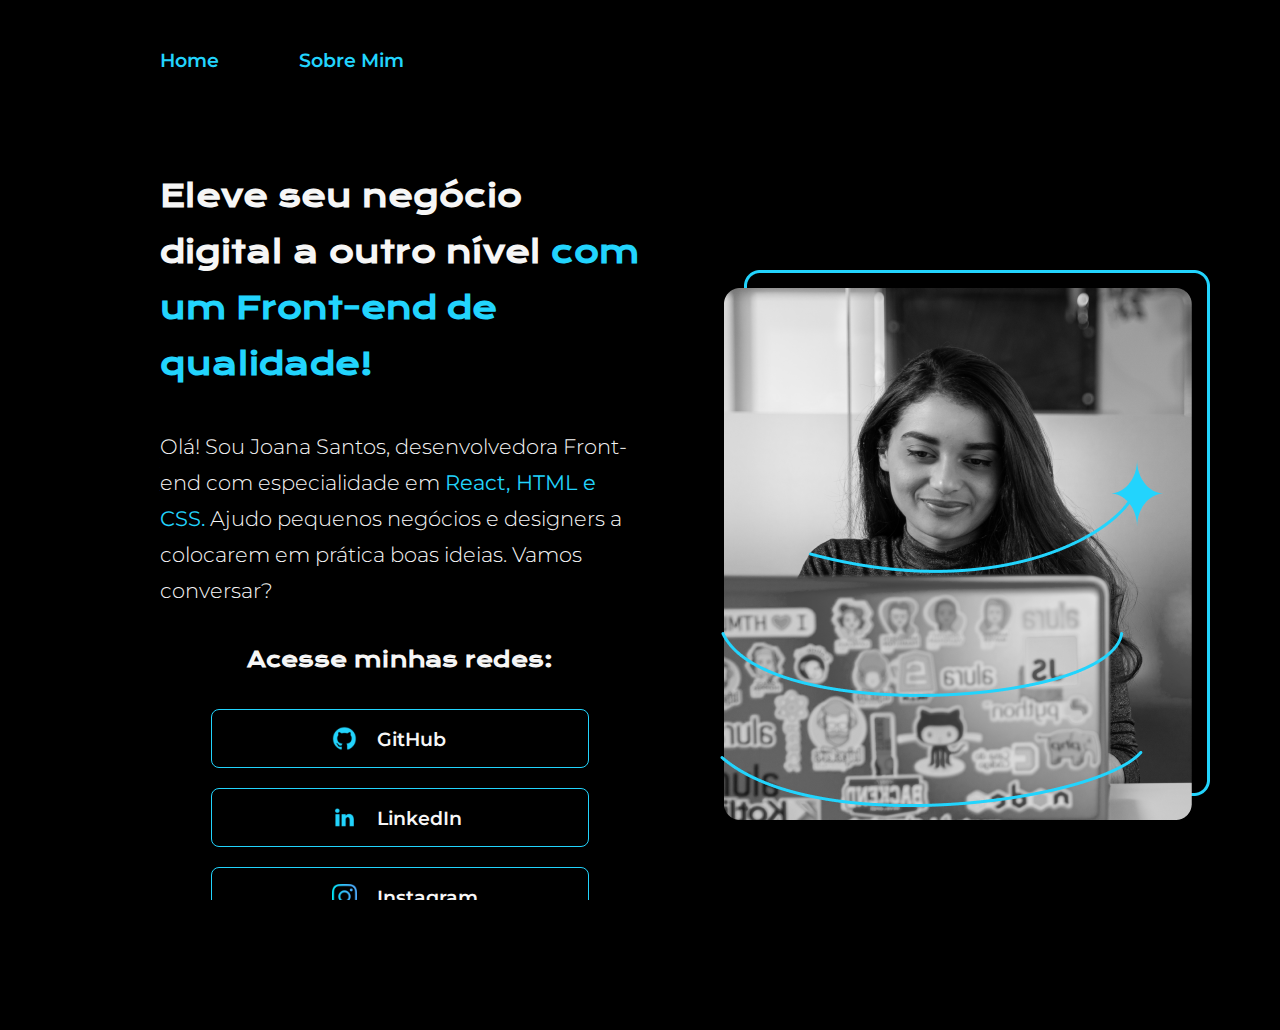
<file: index.html>
<!DOCTYPE html>
<html lang="pt-br">
<head>
    <meta charset="UTF-8">
    <meta name="viewport" content="width=device-width, initial-scale=1.0">
    <link rel="stylesheet" href="/css/style.css">
    <title>Eleve seu Negócio</title>
</head>
<body>

    <header class="container-header">
        <nav class="menu">
            <ul>
                <li><a class="menu-itens" href="index.html">Home</a></li>
                <li><a class="menu-itens" href="sobre-mim.html">Sobre Mim</a></li>
            </ul>
        </nav>
    </header>

    <main class="container-main">
        <section class="section-text">
            <h1 class="title-text">
                Eleve seu negócio digital a outro nível <strong class="destaque-title">com um Front-end de qualidade!</strong>
            </h1>
            <p class="description-text">
                Olá! Sou Joana Santos, desenvolvedora Front-end com especialidade em <strong class="destaque-title"> React, HTML e CSS.</strong> Ajudo pequenos negócios e designers a colocarem em prática boas ideias. Vamos conversar?
            </p>
        
            <h2 class="title-redes">
                Acesse minhas redes:
            </h2>
            <ul class="list-redes">
                <li>
                    <a class="bt-redes" href="https://www.github.com/Wenilton12/" target="_blank"><img src="/img/Logo Github.svg" alt="GitHub">GitHub</a>
                </li>
                <li>
                    <a class="bt-redes" href="https://www.linkedin.com/in/wenilton-ferreira-baa012207/" target="_blank"><img src="/img/Logo linkedin.svg" alt="LinkedIn">LinkedIn</a>
                </li>
                <li>
                    <a class="bt-redes" href="https://www.instagram.com/weniltonmferreira?igsh=MWIzOHEwdHNncWd1bg==" target="_blank"><img src="/img/instagram.png" alt="Instagram">Instagram</a>
                </li>
            </ul>
    </section>
    <section class="bloco-img">
        <img class="img" src="/img/Imagem.png" alt="Desenvolvedor Web">
    </section>
    </main>
    <footer class="container-footer">
        <p class="footer-text">Desenvolvido por Wenilton Ferreira</p>
    </footer>
</body>
</html>
</file>
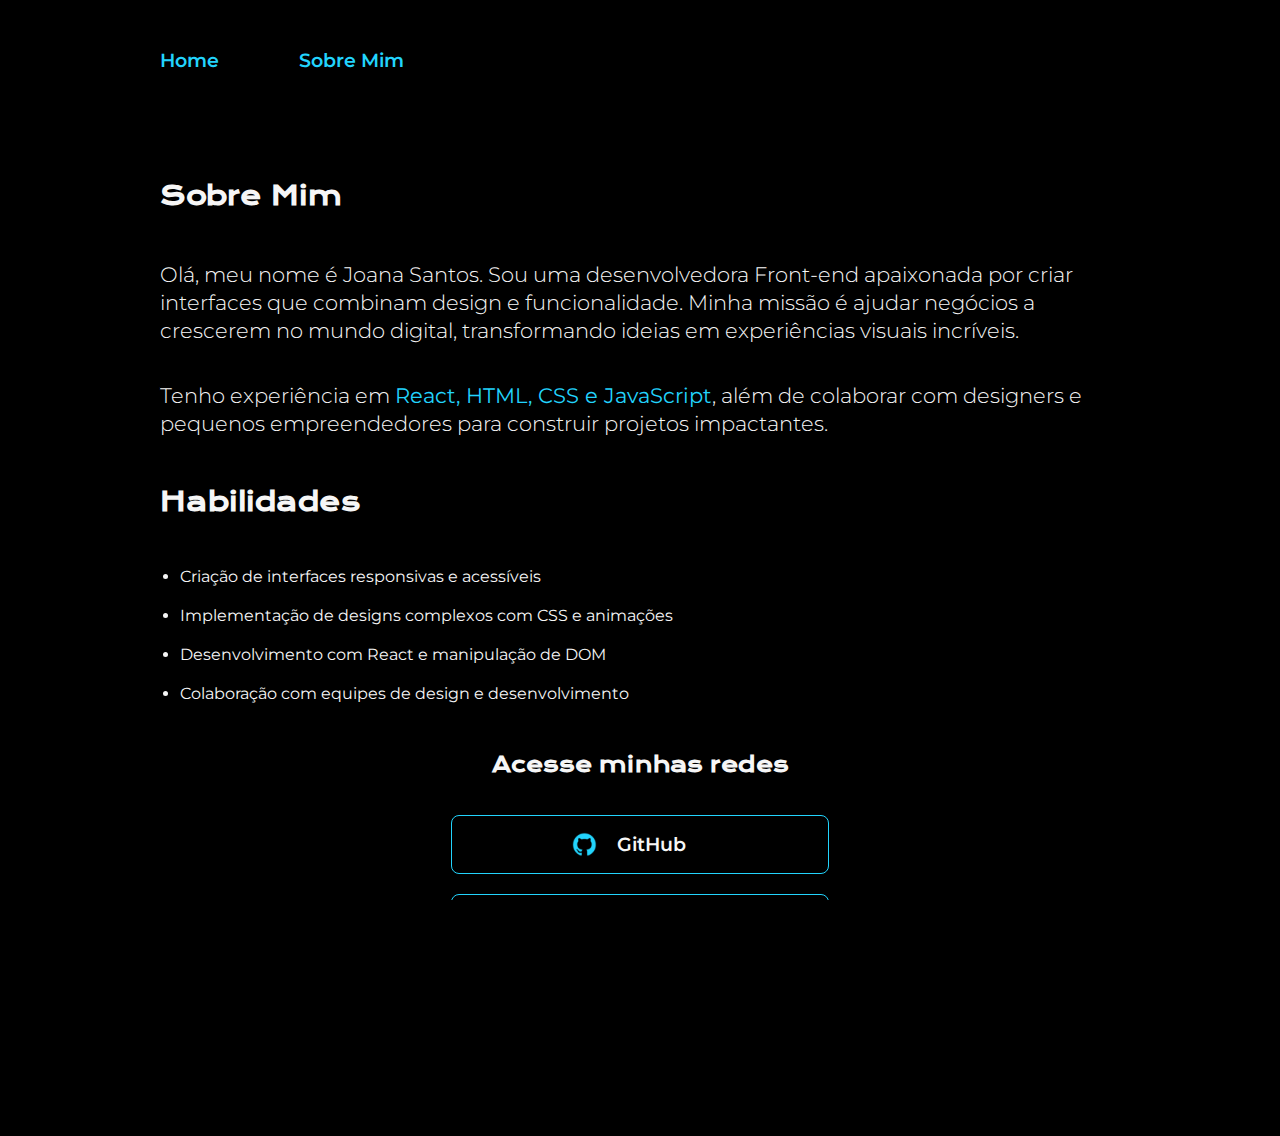
<file: sobre-mim.html>
<!DOCTYPE html>
<html lang="pt-br">
<head>
    <meta charset="UTF-8">
    <meta name="viewport" content="width=device-width, initial-scale=1.0">
    <link rel="stylesheet" href="/css/style.css">
    <title>Sobre Mim</title>
</head>
<body>

    <!-- Cabeçalho -->
    <header class="container-header">
        <nav class="menu">
            <ul>
                <li><a class="menu-itens" href="index.html">Home</a></li>
                <li><a class="menu-itens" href="sobre.html">Sobre Mim</a></li>
            </ul>
        </nav>
    </header>

    <!-- Conteúdo principal -->
    <main class="container-main">
        <section class="section-sobre">
            <h1 class="title-sobre">Sobre Mim</h1>
            <p class="description-sobre">
                Olá, meu nome é Joana Santos. Sou uma desenvolvedora Front-end apaixonada por criar interfaces que combinam design e funcionalidade. Minha missão é ajudar negócios a crescerem no mundo digital, transformando ideias em experiências visuais incríveis. 
            </p>
            <p class="description-sobre">
                Tenho experiência em <strong class="destaque-title">React, HTML, CSS e JavaScript</strong>, além de colaborar com designers e pequenos empreendedores para construir projetos impactantes.
            </p>

            <section class="section-habilidades">
                <h2 class="title-habilidades">Habilidades</h2>
                <ul class="list-habilidades">
                    <li>Criação de interfaces responsivas e acessíveis</li>
                    <li>Implementação de designs complexos com CSS e animações</li>
                    <li>Desenvolvimento com React e manipulação de DOM</li>
                    <li>Colaboração com equipes de design e desenvolvimento</li>
                </ul>
            </section>

            <section class="section-redes sobre-mim">
                <h2 class="title-redes">Acesse minhas redes</h2>
                <ul class="list-redes">
                    <li>
                        <a class="bt-redes" href="https://www.github.com/Wenilton12/" target="_blank"><img src="/img/Logo Github.svg" alt="GitHub">GitHub</a>
                    </li>
                    <li>
                        <a class="bt-redes" href="https://www.linkedin.com/in/wenilton-ferreira-baa012207/" target="_blank"><img src="/img/Logo linkedin.svg" alt="LinkedIn">LinkedIn</a>
                    </li>
                    <li>
                        <a class="bt-redes" href="https://www.instagram.com/weniltonmferreira?igsh=MWIzOHEwdHNncWd1bg==" target="_blank"><img src="/img/instagram.png" alt="Instagram">Instagram</a>
                    </li>
                </ul>
            </section>
        </section>
    </main>
    
    <footer class="container-footer">
        <p class="footer-text">Desenvolvido por Wenilton Ferreira</p>
    </footer>
</body>
</html>
</file>
<file: css/style.css>
@import url('https://fonts.googleapis.com/css2?family=Krona+One&family=Montserrat:ital,wght@0,100..900;1,100..900&display=swap');


* {
    margin: 0;
    padding: 0;
    box-sizing: border-box;
}

:root {
    --destaque-azul: #22D4FD;
    --titulo-principal: #F6F6F6;
    --texto-escuro: #000000;
}

html,body {
    background-color: #000000;
    font-family: "Montserrat", serif;
    display: flex;
    flex-direction: column;
    height: 100%;
    margin: 0;
    overflow-x: hidden;
}

main {
    flex: 1; /* Faz o conteúdo principal ocupar o espaço restante */
}

.container-header {
    display: flex;
    justify-content: space-between;
    align-items: center;
    padding: 3rem 10rem;
}

.menu ul{
    display: flex;
    flex-direction: row;
    justify-content: space-between;
    align-items: center;
    gap: 80px;
}

.menu-itens {
    text-decoration: none;
    font-size: 1.2rem;
    color: var(--destaque-azul);
    font-weight: 600;
    display: inline-block; /* Garante que o elemento é tratável para transformações */
    transition: transform 0.5s ease, text-shadow 0.5s ease; /* Suavidade no hover */
}

.menu-itens:hover {
    text-shadow: 0 0 8px rgba(255, 255, 255, 0.8); /* Efeito de brilho */
    transform: scale(1.1); /* Aumenta de tamanho */
}


.container-main {
    display: flex;
    justify-content: space-between;
    align-items: center;
    padding: 3rem 10rem;
}

.section-text {
    width: 50%;
    
}

.title-text {
    font-size: 1.9rem;
    color: var(--titulo-principal);
    font-family: "Krona One", sans-serif;
    line-height: 56px;
    margin-bottom: 2.3rem;
}

.destaque-title {
    color: var(--destaque-azul);
}

.description-text {
    font-size: 1.3rem;
    font-weight: 300;
    color: var(--titulo-principal);
    line-height: 36px;
    margin-bottom: 2.3rem;
}

.title-redes {
    font-family: "Krona One", sans-serif;
    font-size: 1.3rem;
    font-weight: 600;
    color: var(--titulo-principal);
    text-align: center;
    margin-bottom: 2.3rem;
}

.list-redes {
    display: flex;
    flex-direction: column;
    justify-content: center;
    align-items: center;
    gap: 20px;
}

.bt-redes {
    display: flex;
    text-decoration: none;
    font-size: 1.2rem;
    color: var(--titulo-principal);
    font-weight: 600;
    gap: 20px;
    border: 1px solid var(--destaque-azul);
    border-radius: 8px;
    padding: 16px 120px;
    align-items: center;
    width: 378px;
    transition: transform 0.3s ease, box-shadow 0.3s ease; /* Adiciona transição suave */
}

.bt-redes:hover {
    transform: scale(1.05); /* Aumenta levemente o botão */
    box-shadow: 0 0 10px var(--destaque-azul); /* Adiciona brilho à borda */
}


.list-redes img {
    width: 25px;
    height: 25px;
}

.bloco-img {
    width: 50%;
    padding-left: 80px;
}




.title-sobre {
    font-size: 1.6rem;
    color: var(--titulo-principal);
    font-family: "Krona One", sans-serif;
    line-height: 56px;
    margin-bottom: 2.3rem;
}

.description-sobre {
    font-size: 1.3rem;
    font-weight: 300;
    color: var(--titulo-principal);
    line-height: 28px;
    margin-bottom: 2.3rem;
}

.title-habilidades {
    font-size: 1.6rem;
    color: var(--titulo-principal);
    font-family: "Krona One", sans-serif;
    line-height: 56px;
    margin-bottom: 2.3rem;
}

.list-habilidades {
    display: flex;
    flex-direction: column;
    gap: 20px;
    color: var(--titulo-principal);
    padding-left: 20px;
    margin-bottom: 3rem;
}


.container-footer {
    display: flex;
    justify-content: center;
    align-items: center;
    padding: 1rem;
    background-color: var(--destaque-azul);
    margin-top: auto;
}

.footer-text {
    font-size: 1.2rem;
    color: var(--texto-escuro);
    font-weight: 500;
    font-family: 'Montserrat', sans-serif;
}

@media (max-width: 1024px) {
    .container-header {
        padding: 3rem 5rem;
    }

    .container-main {
        padding: 3rem 5rem;
    }

    .bloco-img {
        padding-left: 0;
    }
}

@media (max-width: 768px) {
    .container-header {
        padding: 2rem;
    }

    .container-main {
        display: flex;
        padding: 2rem;
        flex-direction: column;
    }

    .section-text {
        width: 100%;
    }

    .bloco-img {
        display: flex;
        max-width: 100%;
        justify-content: center;
        padding: 20px;
    }

    .img {
        width: 300px;
        margin: 30px;
    }
}

@media (max-width: 576px) {
    .container-header {
        padding: 2rem;
    }

    .container-main {
        display: flex;
        padding: 2rem;
        flex-direction: column;
    }

    .section-text {
        width: 100%;
    }

    .bloco-img {
        display: flex;
        max-width: 100%;
        justify-content: center;
        padding: 20px;
    }

    .img {
        width: 300px;
        margin: 30px;
    }
}

@media (max-width: 375px) {
    .title-redes {
        font-size: 1.2rem;
    }

    .title-text {
        padding-right: 10px;
    }

    .section-text {
        display: flex;
        flex-direction: column;
        align-items: flex-start;
        padding-right: 5px;
        max-width: 100%;
    }

    .sobre-mim.section-redes {
        display: block; /* Ensure it's visible by default */
    }
    
    .sobre-mim.section-redes {
        display: none;
    }

    
    .bt-redes {
        display: flex;
        max-width: 69%;
        justify-content: center;
    }

    .img {
        margin-left: 5px;
    }

    .footer-text {
        text-align: center;
        
    }

    .title-sobre {
        padding: 0 30px;
    }
    .description-sobre {
        padding: 0 30px;
    }
    .section-habilidades {
        padding: 0 30px;
    }
}
</file>
